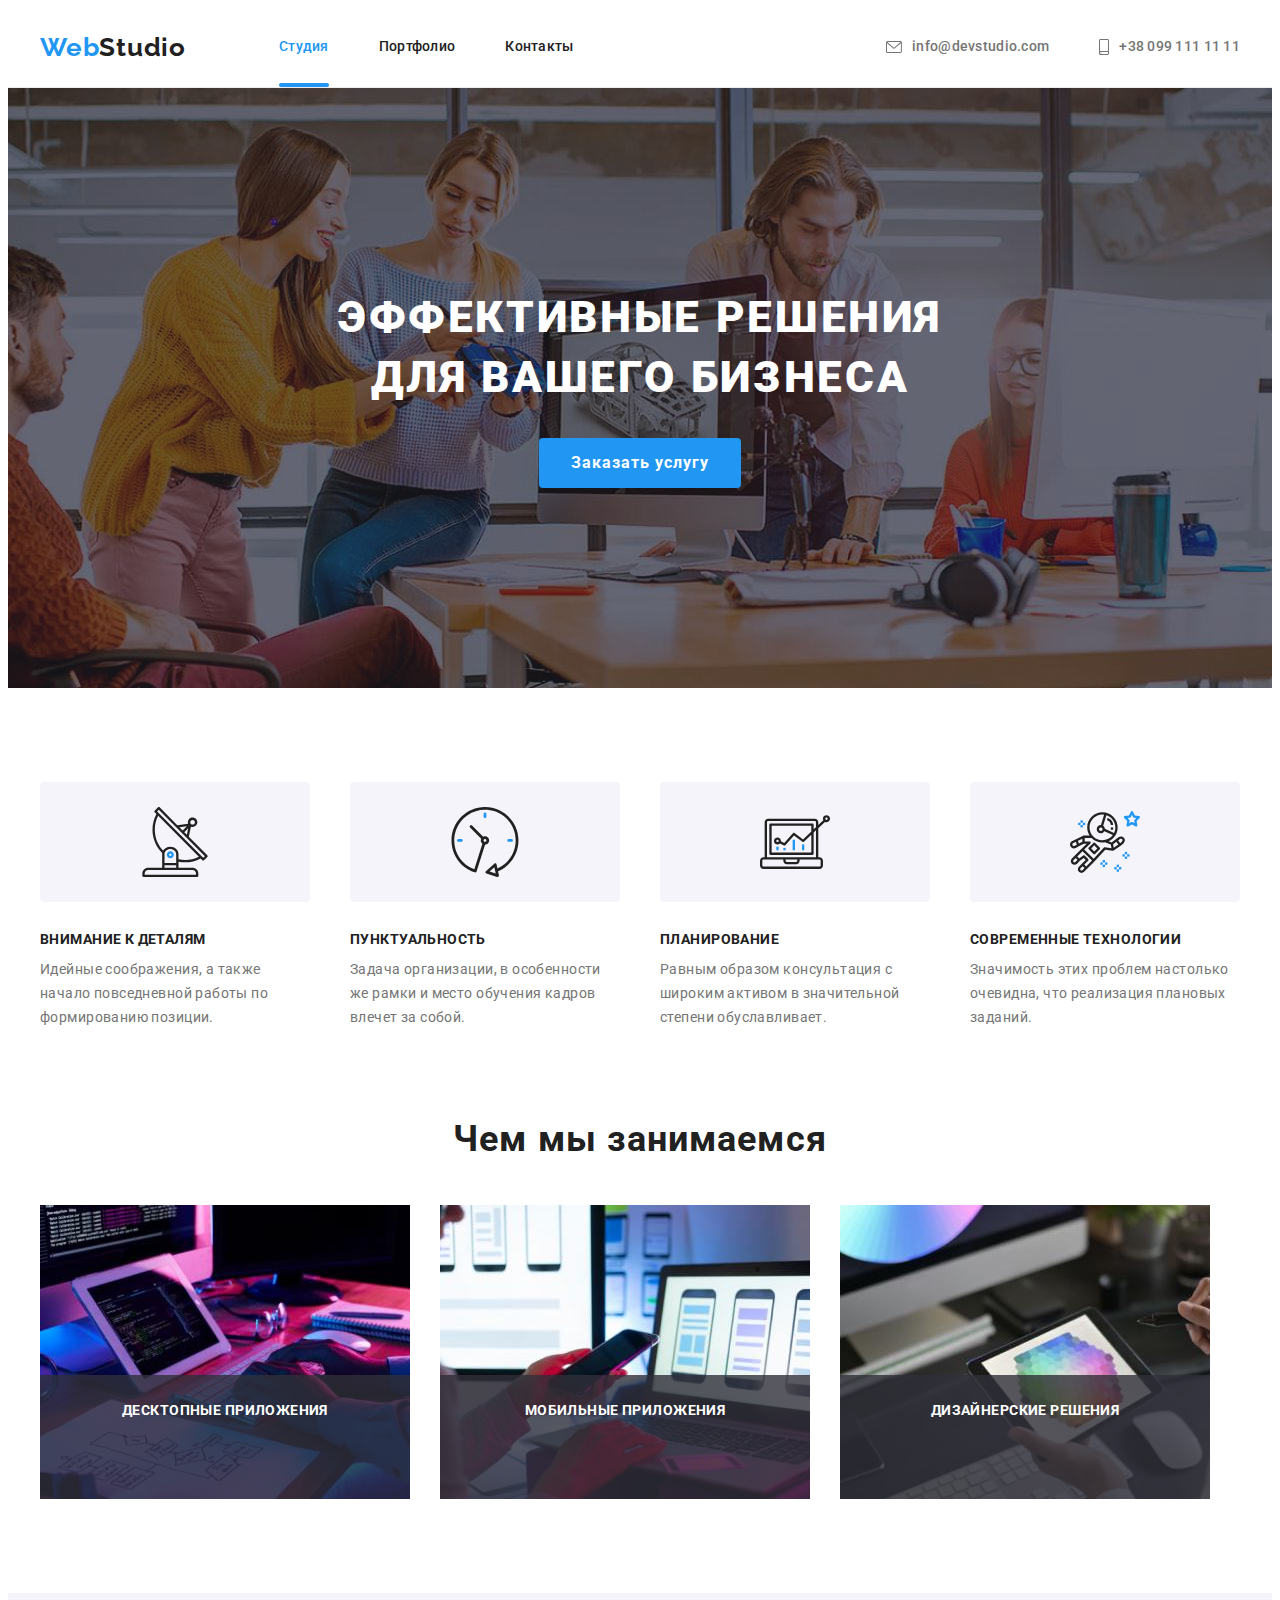
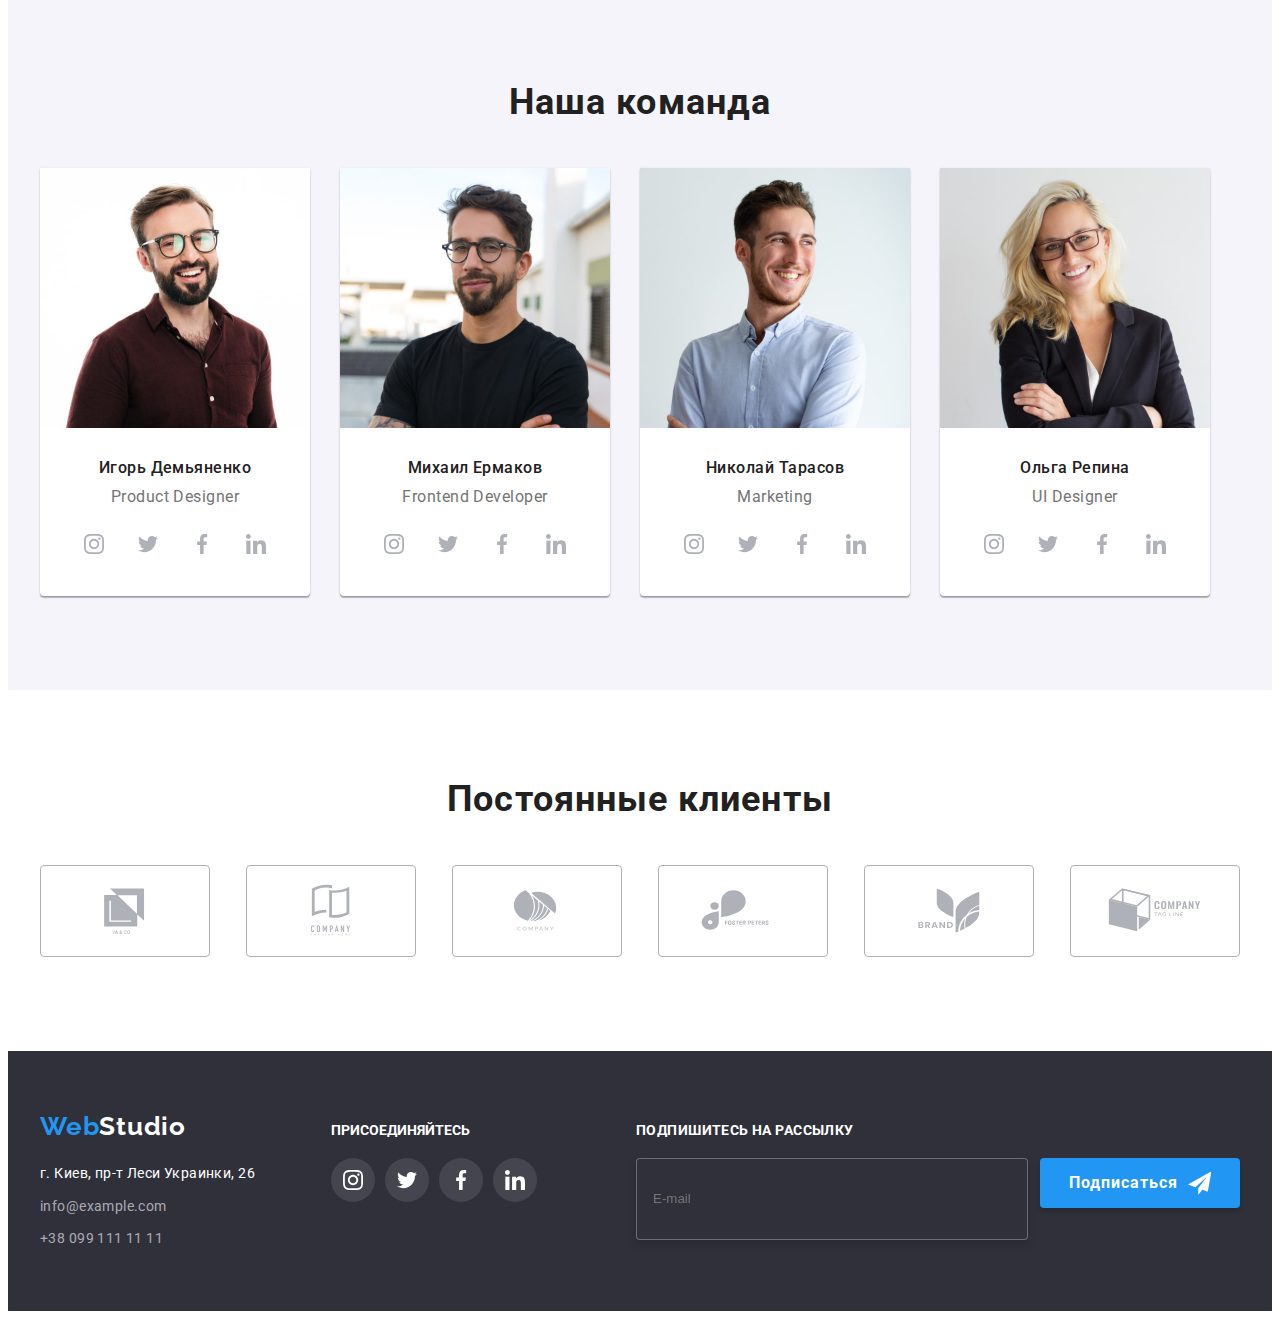
<file: index.html>
<!DOCTYPE html>
<html lang="en">

<head>
    <meta charset="UTF-8">
    <meta http-equiv="X-UA-Compatible" content="IE=edge">
    <meta name="viewport" content="width=device-width, initial-scale=1.0">
    <title>Web Studio</title>
    <link rel="stylesheet" href="https://cdnjs.cloudflare.com/ajax/libs/modern-normalize/0.2.0/modern-normalize.min.css"
        integrity="sha512-sqIVMkf5f8XGYI/UZYGs7wODxlUeoj9JknataPfUwtvrSKWMHrMXGZ7Evb6nabFYJQG15vFFyALe6r0nWCD1Ug=="
        crossorigin="anonymous" referrerpolicy="no-referrer" />
    <link rel="preconnect" href="https://fonts.gstatic.com">
    <link
        href="https://fonts.googleapis.com/css2?family=Raleway:wght@700&family=Roboto:wght@400;500;700;900&display=swap"
        rel="stylesheet">
    <link rel="stylesheet" href="./css/main.min.css" />

</head>

<body class="body">
    <header class="header">
        <div class="container header-container">
            <a class="logo" href="./index.html"><span class="logo__text">Web</span>Studio</a>
            <nav class="navigation">
                <ul class="menu">
                    <li class="menu__item">
                        <a class="menu__link current current-link" href="./index.html">Студия</a>
                    </li>
                    <li class="menu__item">
                        <a class="menu__link" href="./portfolio.html">Портфолио</a>
                    </li>
                    <li class="menu__item">
                        <a class="menu__link" href="#">Контакты</a>
                    </li>
                </ul>
            </nav>
            <ul class="contact">
                <li class="contact__item">
                    <a class="contact__link contact-link" href="#">info@devstudio.com
                        <svg class="contact__icon-envelope">
                            <use href="./images/svg/symbol-defs.svg#envelope"></use>
                        </svg>
                    </a>
                </li>
                <li class="contact__item">
                    <a class=" contact__link contact-link" href="#">+38 099 111 11 11
                        <svg class="contact__icon-smartphone">
                            <use href="./images/svg/symbol-defs.svg#smartphone"></use>
                        </svg>
                    </a>
                </li>
            </ul>
        </div>
    </header>
    <main>
        <section class="hero">
            <div class="container container-hero">
                <h1 class="hero__title">Эффективные решения <br /> для вашего бизнеса</h1>
                <button class="btn-hero" type="button" data-modal-open>Заказать услугу</button>
            </div>
        </section>
        <section class="section-content">
            <div class="content-icon-list">
                <ul class="content content-list">
                    <div class=" container container-list">
                        <li class="content-li">
                            <svg class="content-icon">
                                <use href="./images/svg/symbol-defs.svg#antenna"></use>
                            </svg>
                        </li>
                        <li class="content-li">
                            <svg class="content-icon">
                                <use href="./images/svg/symbol-defs.svg#clock"></use>
                            </svg>
                        </li>
                        <li class="content-li">
                            <svg class="content-icon">
                                <use href="./images/svg/symbol-defs.svg#diagram"></use>
                            </svg>
                        </li>
                        <li class="content-li">
                            <svg class="content-icon">
                                <use href="./images/svg/symbol-defs.svg#astronaut"></use>
                            </svg>
                        </li>
                    </div>
                </ul>
            </div>
            <ul class="content">
                <div class="container container-list">
                    <li class="item-content">
                        <h2 class="sabtitle-content">Внимание к деталям</h2>
                        <p class="text-content">Идейные соображения, а также начало повседневной работы по формированию
                            позиции.</p>
                    </li>
                    <li class="item-content">
                        <h2 class="sabtitle-content">Пунктуальность</h2>
                        <p class="text-content">Задача организации, в особенности же рамки и место обучения кадров
                            влечет за собой.</p>
                    </li>
                    <li class="item-content">
                        <h2 class="sabtitle-content">Планирование</h2>
                        <p class="text-content">Равным образом консультация с широким активом в значительной степени
                            обуславливает.</p>
                    </li>
                    <li class="item-content">
                        <h2 class="sabtitle-content">Современные технологии</h2>
                        <p class="text-content">Значимость этих проблем настолько очевидна, что реализация плановых
                            заданий.</p>
                    </li>
                </div>
            </ul>
        </section>
        <div class="background-color">
            <section class="content-img main-background-color">
                <div class="container flex-content-img">
                    <h2 class="title">Чем мы занимаемся</h2>
                    <ul class="list-img">
                        <li class="li-img">
                            <div class="wrapper-li-img">
                                <img src="./images/img1.jpg" alt="Работа за структурной схемой" width="370" />
                                <p class="title-img">Десктопные приложения</p>
                            </div>
                        </li>
                        <li class="li-img">
                            <div class="wrapper-li-img">
                                <img src="./images/img2.jpg" alt="Человек, работающий за leptop" width="370" />
                                <p class="title-img">Мобильные приложения</p>
                            </div>
                        </li>
                        <li class="li-img">
                            <div class="wrapper-li-img">
                                <img src="./images/img3.jpg" alt="Работа с цветовым градиентом" width="370" />
                                <p class="title-img">Дизайнерские решения</p>
                            </div>
                        </li>
                    </ul>
                </div>
            </section>
            <section class="team main-background-color">
                <div class="container">
                    <h2 class="title">Наша команда</h2>
                    <ul class="list-team">
                        <li class="li-team">
                            <img src="./images/ihor-d.jpg" alt="Фото сотрудника" width="270" />
                            <div class="avatar-team">
                                <h3 class="list-name">Игорь Демьяненко</h3>
                                <p class="list-vacancy">Product Designer</p>
                                <ul class="social-list">
                                    <li class="social-list-item">
                                        <a href="" class="social-list-link">
                                            <svg class="social-list-icon">
                                                <use href="./images/svg/symbol-defs.svg#instagram"></use>
                                            </svg>
                                        </a>
                                    </li>
                                    <li class="social-list-item">
                                        <a href="" class="social-list-link">
                                            <svg class="social-list-icon">
                                                <use href="./images/svg/symbol-defs.svg#twitter"></use>
                                            </svg>
                                        </a>
                                    </li>
                                    <li class="social-list-item">
                                        <a href="" class="social-list-link">
                                            <svg class="social-list-icon">
                                                <use href="./images/svg/symbol-defs.svg#facebook"></use>
                                            </svg>
                                        </a>
                                    </li>
                                    <li class="social-list-item">
                                        <a href="" class="social-list-link">
                                            <svg class="social-list-icon">
                                                <use href="./images/svg/symbol-defs.svg#linkedin"></use>
                                            </svg>
                                        </a>
                                    </li>
                                </ul>
                            </div>
                        </li>
                        <li class="li-team">
                            <img src="./images/mihail-e.jpg" alt="Фото сотрудника" width="270" />
                            <div class="avatar-team">
                                <h3 class="list-name">Михаил Ермаков</h3>
                                <p class="list-vacancy">Frontend Developer</p>
                                <ul class="social-list">
                                    <li class="social-list-item">
                                        <a href="" class="social-list-link">
                                            <svg class="social-list-icon">
                                                <use href="./images/svg/symbol-defs.svg#instagram"></use>
                                            </svg>
                                        </a>
                                    </li>
                                    <li class="social-list-item">
                                        <a href="" class="social-list-link">
                                            <svg class="social-list-icon">
                                                <use href="./images/svg/symbol-defs.svg#twitter"></use>
                                            </svg>
                                        </a>
                                    </li>
                                    <li class="social-list-item">
                                        <a href="" class="social-list-link">
                                            <svg class="social-list-icon">
                                                <use href="./images/svg/symbol-defs.svg#facebook"></use>
                                            </svg>
                                        </a>
                                    </li>
                                    <li class="social-list-item">
                                        <a href="" class="social-list-link">
                                            <svg class="social-list-icon">
                                                <use href="./images/svg/symbol-defs.svg#linkedin"></use>
                                            </svg>
                                        </a>
                                    </li>
                                </ul>
                            </div>
                        </li>
                        <li class="li-team">
                            <img src="./images/nikolay-t.jpg" alt="Фото сотрудника" width="270" />
                            <div class="avatar-team">
                                <h3 class="list-name">Николай Тарасов</h3>
                                <p class="list-vacancy">Marketing</p>
                                <ul class="social-list">
                                    <li class="social-list-item">
                                        <a href="" class="social-list-link">
                                            <svg class="social-list-icon">
                                                <use href="./images/svg/symbol-defs.svg#instagram"></use>
                                            </svg>
                                        </a>
                                    </li>
                                    <li class="social-list-item">
                                        <a href="" class="social-list-link">
                                            <svg class="social-list-icon">
                                                <use href="./images/svg/symbol-defs.svg#twitter"></use>
                                            </svg>
                                        </a>
                                    </li>
                                    <li class="social-list-item">
                                        <a href="" class="social-list-link">
                                            <svg class="social-list-icon">
                                                <use href="./images/svg/symbol-defs.svg#facebook"></use>
                                            </svg>
                                        </a>
                                    </li>
                                    <li class="social-list-item">
                                        <a href="" class="social-list-link">
                                            <svg class="social-list-icon">
                                                <use href="./images/svg/symbol-defs.svg#linkedin"></use>
                                            </svg>
                                        </a>
                                    </li>
                                </ul>
                            </div>
                        </li>
                        <li class="li-team">
                            <img src="./images/olha-r.jpg" alt="Фото сотрудника" width="270" />
                            <div class="avatar-team">
                                <h3 class="list-name">Ольга Репина</h3>
                                <p class="list-vacancy">UI Designer</p>
                                <ul class="social-list">
                                    <li class="social-list-item">
                                        <a href="" class="social-list-link">
                                            <svg class="social-list-icon">
                                                <use href="./images/svg/symbol-defs.svg#instagram"></use>
                                            </svg>
                                        </a>
                                    </li>
                                    <li class="social-list-item">
                                        <a href="" class="social-list-link">
                                            <svg class="social-list-icon">
                                                <use href="./images/svg/symbol-defs.svg#twitter"></use>
                                            </svg>
                                        </a>
                                    </li>
                                    <li class="social-list-item">
                                        <a href="" class="social-list-link">
                                            <svg class="social-list-icon">
                                                <use href="./images/svg/symbol-defs.svg#facebook"></use>
                                            </svg>
                                        </a>
                                    </li>
                                    <li class="social-list-item">
                                        <a href="" class="social-list-link">
                                            <svg class="social-list-icon">
                                                <use href="./images/svg/symbol-defs.svg#linkedin"></use>
                                            </svg>
                                        </a>
                                    </li>
                                </ul>
                            </div>
                        </li>
                    </ul>
                </div>
            </section>
        </div>
        <section class="constant-clients">
            <h2 class="title">Постоянные клиенты</h2>
            <ul class="constant-company">
                <div class="container constant-list">
                    <li class="constant-li">
                        <div class="company-icon">
                            <a class="constant-logo-link" href="">
                                <svg class="constant-logo">
                                    <use class="constant-logo-icon" href="./images/svg/symbol-defs.svg#logo"></use>
                                </svg>
                            </a>
                        </div>
                    </li>
                    <li class="constant-li">
                        <div class="company-icon">
                            <a class="constant-logo-link" href="">
                                <svg class="constant-logo">
                                    <use class="constant-logo-icon" href="./images/svg/symbol-defs.svg#logo-1"></use>
                                </svg>
                            </a>
                        </div>
                    </li>
                    <li class="constant-li">
                        <div class="company-icon">
                            <a class="constant-logo-link" href="">
                                <svg class="constant-logo">
                                    <use class="constant-logo-icon" href="./images/svg/symbol-defs.svg#logo-2"></use>
                                </svg>
                            </a>
                        </div>
                    </li>
                    <li class="constant-li">
                        <div class="company-icon">
                            <a class="constant-logo-link" href="">
                                <svg class="constant-logo">
                                    <use class="constant-logo-icon" href="./images/svg/symbol-defs.svg#logo-3"></use>
                                </svg>
                            </a>
                        </div>
                    </li>
                    <li class="constant-li">
                        <div class="company-icon">
                            <a class="constant-logo-link" href="">
                                <svg class="constant-logo">
                                    <use class="constant-logo-icon" href="./images/svg/symbol-defs.svg#logo-4"></use>
                                </svg>
                            </a>
                        </div>
                    </li>
                    <li class="constant-li">
                        <div class="company-icon">
                            <a class="constant-logo-link" href="">
                                <svg class="constant-logo">
                                    <use class="constant-logo-icon" href="./images/svg/symbol-defs.svg#logo-5"></use>
                                </svg>
                            </a>
                        </div>
                    </li>
                </div>
            </ul>
        </section>
    </main>
    <footer class="footer">
        <div class="container-footer-flex">
            <div class="container container-footer-contact">
                <div class="container-footer-adress">
                    <a class="logo logo-footer" href="#"><span class="logo-text">Web</span><span
                            class="logo-text-footer">Studio</span></a>
                    <address class="adress">
                        <p class="text-adress">г. Киев, пр-т Леси Украинки, 26</p>
                        <div class="footer-contact">
                            <a class="mail-adress-link" href="#">info@example.com</a>
                            <a class="tel-adress-link" href="#">+38 099 111 11 11</a>
                        </div>
                </div>
                </address>
                <div class="container-social-list-flex">
                    <h3 class="footer-social-sabtitle">присоединяйтесь</h3>
                    <ul class="footer-social-list">
                        <div class="social-list-flex">
                            <li class="footer-social-li">
                                <a href="" class="footer-social-link">
                                    <svg class="footer-social-icon">
                                        <use class="footer-social-icon-use"
                                            href="./images/svg/symbol-defs.svg#instagram">
                                        </use>
                                    </svg>
                                </a>
                            </li>
                            <li class="footer-social-li">
                                <a href="" class="footer-social-link">
                                    <svg class="footer-social-icon">
                                        <use class="footer-social-icon-use" href="./images/svg/symbol-defs.svg#twitter">
                                        </use>
                                    </svg>
                                </a>
                            </li>
                            <li class="footer-social-li">
                                <a href="" class="footer-social-link">
                                    <svg class="footer-social-icon">
                                        <use class="footer-social-icon-use"
                                            href="./images/svg/symbol-defs.svg#facebook">
                                        </use>
                                    </svg>
                                </a>
                            </li>
                            <li class="footer-social-li">
                                <a href="" class="footer-social-link">
                                    <svg class="footer-social-icon">
                                        <use class="footer-social-icon-use"
                                            href="./images/svg/symbol-defs.svg#linkedin">
                                        </use>
                                    </svg>
                                </a>
                            </li>
                        </div>
                    </ul>
                </div>
                <div class="footer-form">
                    <p class="footer-form-title">Подпишитесь на рассылку</p>
                    <form class="footer-form-wrapper">
                        <input type="email" name="email" class="footer-form-email" placeholder="E-mail" />
                        <button type="submit" class="footer-form-btn">
                            <div class="btn-flex-wrapper">
                                <span class="btn-text-footer">Подписаться</span>
                                <svg class="footer-form-icon">
                                    <use href="./images/svg/symbol-defs.svg#icon-send-telegram">
                                    </use>
                                </svg>
                            </div>
                        </button>
                    </form>
                </div>
            </div>
        </div>
    </footer>

    <div class="backdrop is-hidden" data-modal>
        <div class="modal">
            <button type="button" class="close-btn" data-modal-close>
                <svg class="svg-btn">
                    <use class="close-icon" href="./images/svg/symbol-defs.svg#close">
                    </use>
                </svg>
            </button>
            <form class="modal-form">
                <p class="modal-form-head">Оставьте свои данные, мы вам перезвоним</p>
                <label class="modal-form-field">
                    <p class="modal-text">Имя</p>
                    <span class="modal-form-input-wrapper">
                        <input type="text" class="modal-form-input" name="user-name" minlength="2"
                            pattern="[a-zA-Z а-яёА-яЁ]+" title="Имя должно содержать символы латиницы или кирилицы"
                            required>
                        <svg class="modal-form-icon-user">
                            <use class="modal-icon" href="./images/svg/symbol-defs.svg#person-black-18dp-1">
                            </use>
                        </svg>
                    </span>
                </label>
                <label class="modal-form-field">
                    <p class="modal-text">Телефон</p>
                    <span class="modal-form-input-wrapper">
                        <input type="tel" class="modal-form-input" name="user-tel"
                            pattern="[0-9]{3}-[0-9]{3}-[0-9]{2}-[0-9]{2}" title="050-000-00-00" required>
                        <svg class="modal-form-icon-tel">
                            <use class="modal-icon" href="./images/svg/symbol-defs.svg#phone-black-18dp-1">
                            </use>
                        </svg>
                    </span>
                </label>
                <label class="modal-form-field">
                    <p class="modal-text">Почта</p>
                    <span class="modal-form-input-wrapper">
                        <input type="email" class="modal-form-input" name="user-email" required>
                        <svg class="modal-form-icon-email">
                            <use class="modal-icon" href="./images/svg/symbol-defs.svg#email-black-18dp-1">
                            </use>
                        </svg>
                    </span>
                </label>
                <label class="modal-form-field">
                    <p class="modal-text">Комментарий</p>
                    <textarea name="user-message" id="" class="modal-form-message"
                        placeholder="Ваше сообщение"></textarea>
                </label>
                <input type="checkbox" class="modal-form-checkbox visually-hidden" id="accept-policy">
                <label for="accept-policy" class="modal-form-checkbox-lable">Соглашаюсь с рассылкой и принимаю&nbsp; <a
                        href="#" class="modal-form-lable-link">Условия договора</a>
                </label>
                <button type="submit" class="modal-form-btn"><span class="btn-text"> Отправить</span></button>




            </form>
        </div>
    </div>
    <script src="./js/modal.js"></script>
</body>

</html>
</file>
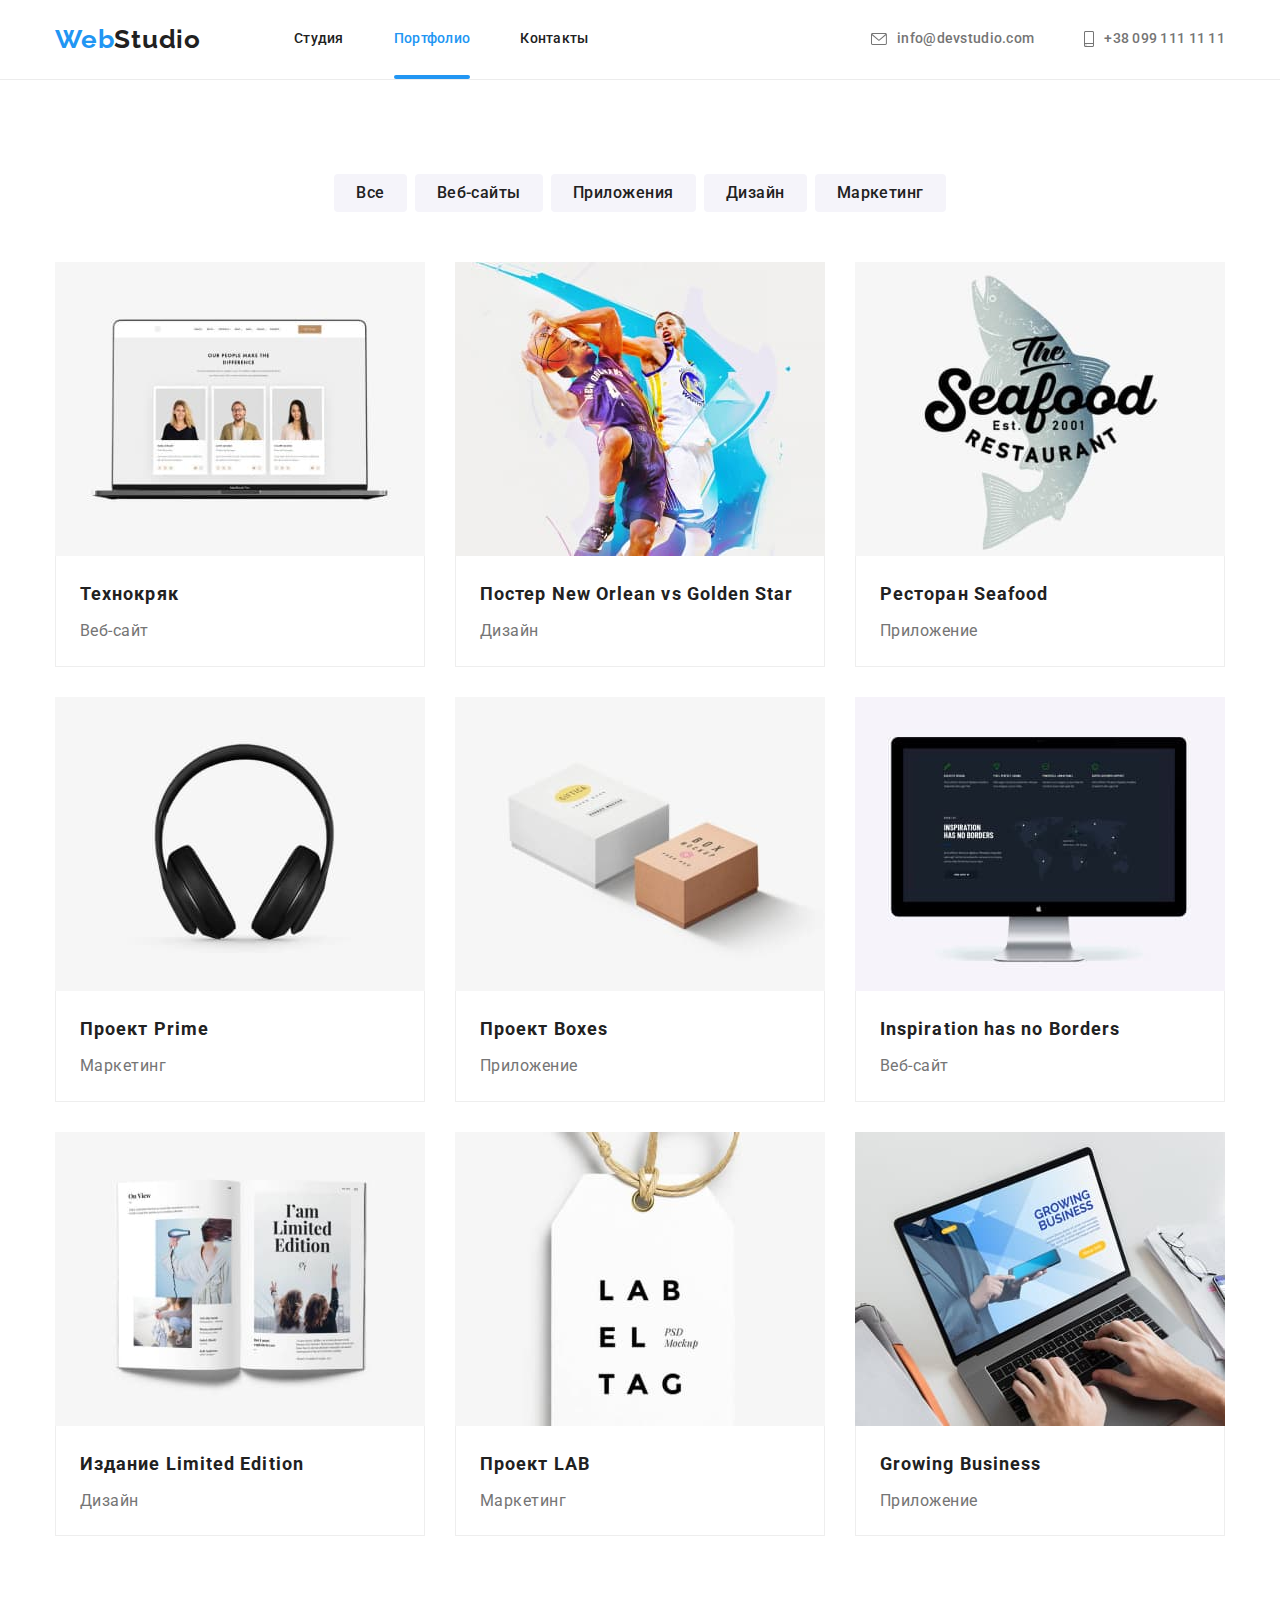
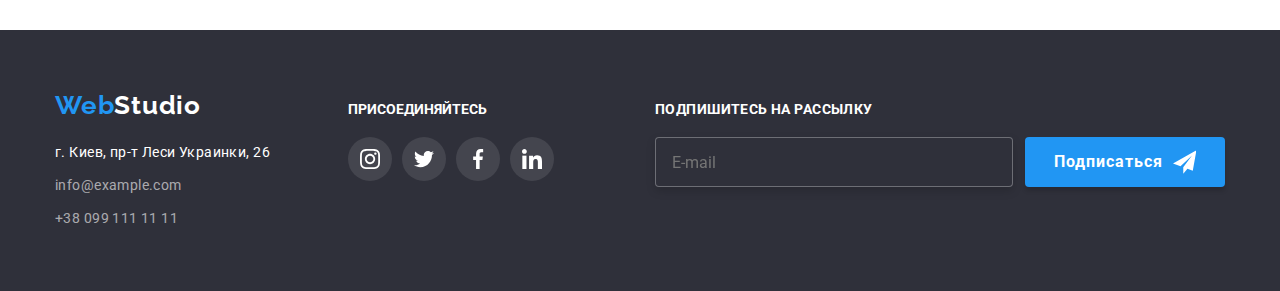
<file: portfolio.html>
<!DOCTYPE html>
<html lang="en">

<head>
    <meta charset="UTF-8">
    <meta http-equiv="X-UA-Compatible" content="IE=edge">
    <meta name="viewport" content="width=device-width, initial-scale=1.0">
    <title>Портфолио</title>
    <link rel="stylesheet" href="https://cdnjs.cloudflare.com/ajax/libs/modern-normalize/0.2.0/modern-normalize.min.css"
        integrity="sha512-sqIVMkf5f8XGYI/UZYGs7wODxlUeoj9JknataPfUwtvrSKWMHrMXGZ7Evb6nabFYJQG15vFFyALe6r0nWCD1Ug=="
        crossorigin="anonymous" referrerpolicy="no-referrer" />
    <link rel="stylesheet"
        href="https://cdnjs.cloudflare.com/ajax/libs/modern-normalize/1.1.0/modern-normalize.min.css" />
    <link rel="preconnect" href="https://fonts.gstatic.com">
    <link
        href="https://fonts.googleapis.com/css2?family=Raleway:wght@700&family=Roboto:wght@400;500;700;900&display=swap"
        rel="stylesheet">
    <link rel="stylesheet" href="./css/main.min.css" />

</head>

<body class="body">
    <header class="header">
        <div class="container header-container">
            <a class="logo" href="./index.html"><span class="logo__text">Web</span>Studio</a>
            <nav class="navigation">
                <ul class="menu">
                    <li class="menu__item">
                        <a class="menu__link" href="./index.html">Студия</a>
                    </li>
                    <li class="menu__item">
                        <a class="menu__link current current-link" href="./portfolio.html">Портфолио</a>
                    </li>
                    <li class="menu__item">
                        <a class="menu__link" href="#">Контакты</a>
                    </li>
                </ul>
            </nav>
            <ul class="contact">
                <li class="contact__item">
                    <a class="contact__link contact-link" href="#">info@devstudio.com
                        <svg class="contact__icon-envelope">
                            <use href="./images/svg/symbol-defs.svg#envelope"></use>
                        </svg>
                    </a>
                </li>
                <li class="contact__item">
                    <a class=" contact__link contact-link" href="#">+38 099 111 11 11
                        <svg class="contact__icon-smartphone">
                            <use href="./images/svg/symbol-defs.svg#smartphone"></use>
                        </svg>
                    </a>
                </li>
            </ul>
        </div>
    </header>
    <main>
        <main>
            <section class="portfolio-section">
                <div class="container">
                    <ul class="nav-list">
                        <li class="nav-li">
                            <button class="nav-btn" type="button">Все</button>
                        </li>
                        <li class="nav-li">
                            <button class="nav-btn" type="button">Веб-сайты</button>
                        </li>
                        <li class="nav-li">
                            <button class="nav-btn" type="button">Приложения</button>
                        </li>
                        <li class="nav-li">
                            <button class="nav-btn" type="button">Дизайн</button>
                        </li>
                        <li class="nav-li">
                            <button class="nav-btn" type="button">Маркетинг</button>
                        </li>
                    </ul>
                </div>
                <div class="container portfolio-container">
                    <ul class="portfolio portfolio-flex">
                        <li class="portfolio-li">
                            <a class="portfolio-link portfolio-link-overlay" href="#">
                                <div class="portfolio-link-wrapper">
                                    <img src="./images/portfolio/img1.jpg" alt="Ноутбук" width="370" height="294" />
                                    <p class="overlay">
                                        Технокряк это современная площадка распространения коронавируса. Компании
                                        используют
                                        эту
                                        платформу для цифрового
                                        шпионажа и атак на защищённые сервера конкурентов.
                                    </p>
                                </div>
                                <div class="border-portfolio-li">
                                    <h2 class="portfolio-title">Технокряк</h2>
                                    <p class="portfolio-text">Веб-сайт</p>
                                </div>
                            </a>
                        </li>
                        <li class="portfolio-li">
                            <a class="portfolio-link portfolio-link-overlay" href="#">
                                <div class="portfolio-link-wrapper">
                                    <img src="./images/portfolio/img2.jpg" alt="Бескетбольный матч" width="370"
                                        height="294" />
                                    <p class="overlay">
                                        Технокряк это современная площадка распространения коронавируса. Компании
                                        используют
                                        эту
                                        платформу для цифрового
                                        шпионажа и атак на защищённые сервера конкурентов.
                                    </p>
                                </div>
                                <div class="border-portfolio-li">
                                    <h2 class="portfolio-title">Постер New Orlean vs Golden Star</h2>
                                    <p class="portfolio-text">Дизайн</p>
                                </div>
                            </a>
                        </li>
                        <li class="portfolio-li">
                            <a class="portfolio-link portfolio-link-overlay" href="#">
                                <div class="portfolio-link-wrapper">
                                    <img src="./images/portfolio/img3.jpg" alt="Логотип ресторана" width="370"
                                        height="294" />
                                    <p class="overlay">
                                        Технокряк это современная площадка распространения коронавируса. Компании
                                        используют
                                        эту
                                        платформу для цифрового
                                        шпионажа и атак на защищённые сервера конкурентов.
                                    </p>
                                </div>
                                <div class="border-portfolio-li">
                                    <h2 class="portfolio-title">Ресторан Seafood</h2>
                                    <p class="portfolio-text">Приложение</p>
                                </div>
                            </a>
                        </li>
                        <li class="portfolio-li">
                            <a class="portfolio-link portfolio-link-overlay" href="#">
                                <div class="portfolio-link-wrapper">
                                    <img src="./images/portfolio/img4.jpg" alt="Наушники" width="370" height="294" />
                                    <p class="overlay">
                                        Технокряк это современная площадка распространения коронавируса. Компании
                                        используют
                                        эту
                                        платформу для цифрового
                                        шпионажа и атак на защищённые сервера конкурентов.
                                    </p>
                                </div>
                                <div class="border-portfolio-li">
                                    <h2 class="portfolio-title">Проект Prime</h2>
                                    <p class="portfolio-text">Маркетинг</p>
                                </div>
                            </a>
                        </li>
                        <li class="portfolio-li">
                            <a class="portfolio-link portfolio-link-overlay" href="#">
                                <div class="portfolio-link-wrapper">
                                    <img src="./images/portfolio/img5.jpg" alt="Коробки" width="370" height="294" />
                                    <p class="overlay">
                                        Технокряк это современная площадка распространения коронавируса. Компании
                                        используют
                                        эту
                                        платформу для цифрового
                                        шпионажа и атак на защищённые сервера конкурентов.
                                    </p>
                                </div>
                                <div class="border-portfolio-li">
                                    <h2 class="portfolio-title">Проект Boxes</h2>
                                    <p class="portfolio-text">Приложение</p>
                                </div>
                            </a>
                        </li>
                        <li class="portfolio-li">
                            <a class="portfolio-link portfolio-link-overlay" href="#">
                                <div class="portfolio-link-wrapper">
                                    <img src="./images/portfolio/img6.jpg" alt="Монитор эпл" width="370" height="294" />
                                    <p class="overlay">
                                        Технокряк это современная площадка распространения коронавируса. Компании
                                        используют
                                        эту
                                        платформу для цифрового
                                        шпионажа и атак на защищённые сервера конкурентов.
                                    </p>
                                </div>
                                <div class="border-portfolio-li">
                                    <h2 class="portfolio-title">Inspiration has no Borders</h2>
                                    <p class="portfolio-text">Веб-сайт</p>
                                </div>
                            </a>
                        </li>
                        <li class="portfolio-li">
                            <a class="portfolio-link portfolio-link-overlay" href="#">
                                <div class="portfolio-link-wrapper">
                                    <img src="./images/portfolio/img7.jpg" alt="Книга" width="370" height="294" />
                                    <p class="overlay">
                                        Технокряк это современная площадка распространения коронавируса. Компании
                                        используют
                                        эту
                                        платформу для цифрового
                                        шпионажа и атак на защищённые сервера конкурентов.
                                    </p>
                                </div>
                                <div class="border-portfolio-li">
                                    <h2 class="portfolio-title">Издание Limited Edition</h2>
                                    <p class="portfolio-text">Дизайн</p>
                                </div>
                            </a>
                        </li>
                        <li class="portfolio-li">
                            <a class="portfolio-link portfolio-link-overlay" href="#">
                                <div class="portfolio-link-wrapper">
                                    <img src="./images/portfolio/img8.jpg" alt="Бирка" width="370" height="294" />
                                    <p class="overlay">
                                        Технокряк это современная площадка распространения коронавируса. Компании
                                        используют
                                        эту
                                        платформу для цифрового
                                        шпионажа и атак на защищённые сервера конкурентов.
                                    </p>
                                </div>
                                <div class="border-portfolio-li">
                                    <h2 class="portfolio-title">Проект LAB</h2>
                                    <p class="portfolio-text">Маркетинг</p>
                                </div>
                            </a>
                        </li>
                        <li class="portfolio-li">

                            <a class="portfolio-link portfolio-link-overlay" href="#">
                                <div class="portfolio-link-wrapper">
                                    <img src="./images/portfolio/img9.jpg" alt="Работа за ноутбуком" width="370"
                                        height="294" />
                                    <p class="overlay">
                                        Технокряк это современная площадка распространения коронавируса. Компании
                                        используют
                                        эту
                                        платформу для цифрового
                                        шпионажа и атак на защищённые сервера конкурентов.
                                    </p>
                                </div>

                                <div class="border-portfolio-li">
                                    <h2 class="portfolio-title">Growing Business</h2>
                                    <p class="portfolio-text">Приложение</p>
                                </div>
                            </a>
                        </li>
                    </ul>
                </div>
            </section>
        </main>
        <footer class="footer">
            <div class="container-footer-flex">
                <div class="container container-footer-contact">
                    <div class="container-footer-adress">
                        <a class="logo logo-footer" href="#"><span class="logo-text">Web</span><span
                                class="logo-text-footer">Studio</span></a>
                        <address class="adress">
                            <p class="text-adress">г. Киев, пр-т Леси Украинки, 26</p>
                            <div class="footer-contact">
                                <a class="mail-adress-link" href="#">info@example.com</a>
                                <a class="tel-adress-link" href="#">+38 099 111 11 11</a>
                            </div>
                    </div>
                    </address>
                    <div class="container-social-list-flex">
                        <h3 class="footer-social-sabtitle">присоединяйтесь</h3>
                        <ul class="footer-social-list">
                            <div class="social-list-flex">
                                <li class="footer-social-li">
                                    <a href="" class="footer-social-link">
                                        <svg class="footer-social-icon">
                                            <use class="footer-social-icon-use"
                                                href="./images/svg/symbol-defs.svg#instagram">
                                            </use>
                                        </svg>
                                    </a>
                                </li>
                                <li class="footer-social-li">
                                    <a href="" class="footer-social-link">
                                        <svg class="footer-social-icon">
                                            <use class="footer-social-icon-use"
                                                href="./images/svg/symbol-defs.svg#twitter">
                                            </use>
                                        </svg>
                                    </a>
                                </li>
                                <li class="footer-social-li">
                                    <a href="" class="footer-social-link">
                                        <svg class="footer-social-icon">
                                            <use class="footer-social-icon-use"
                                                href="./images/svg/symbol-defs.svg#facebook">
                                            </use>
                                        </svg>
                                    </a>
                                </li>
                                <li class="footer-social-li">
                                    <a href="" class="footer-social-link">
                                        <svg class="footer-social-icon">
                                            <use class="footer-social-icon-use"
                                                href="./images/svg/symbol-defs.svg#linkedin">
                                            </use>
                                        </svg>
                                    </a>
                                </li>
                            </div>
                        </ul>
                    </div>
                    <div class="footer-form">
                        <p class="footer-form-title">Подпишитесь на рассылку</p>
                        <form class="footer-form-wrapper">
                            <input type="email" name="email" class="footer-form-email" placeholder="E-mail" />
                            <button type="submit" class="footer-form-btn">
                                <div class="btn-flex-wrapper">
                                    <span class="btn-text-footer">Подписаться</span>
                                    <svg class="footer-form-icon">
                                        <use href="./images/svg/symbol-defs.svg#icon-send-telegram">
                                        </use>
                                    </svg>
                                </div>
                            </button>
                        </form>
                    </div>
                </div>
            </div>
        </footer>
</body>

</html>
</file>
<file: css/main.min.css>
:root{--hover-focus-color: #2196f3;--main-font: 'Roboto', sans-serif;--main-title-color: #212121;--main-text-color: #757575;--hover-focus-text-color: #ffffff;--main-backgroung-color: #f5f4fa}.visually-hidden{position:absolute !important;clip:rect(1px 1px 1px 1px);clip:rect(1px, 1px, 1px, 1px);padding:0 !important;border:0 !important;height:1px !important;width:1px !important;overflow:hidden}.title{padding:0;margin-bottom:50px;margin-top:0;font-weight:700;font-size:36px;line-height:0.86;text-align:center;letter-spacing:0.03em;color:var(--main-title-color)}.body{font-family:var(--main-font)}img{display:block}.container{width:1200px;margin-left:auto;margin-right:auto;padding:0 15px}.btn-hero{font-family:var(--main-font);font-weight:700;font-size:16px;line-height:1.87;align-items:center;text-align:center;letter-spacing:0.06em;color:#ffffff;background-color:var(--hover-focus-color);cursor:pointer;padding:10px 32px;border-radius:4px;border:none}.social-list{padding:0;display:flex;justify-content:space-between;list-style:none}.social-list-icon{width:20px;height:20px;fill:currentColor}.social-list-link{display:flex;align-items:center;justify-content:center;width:44px;height:44px;border-radius:50%;color:#afb1b8;transition-property:color, background-color;transition-duration:250ms;transition-timing-function:cubic-bezier(0.4, 0, 0.2, 1)}.social-list-item .social-list-link:hover,.social-list-item .social-list-link:focus{color:var(--hover-focus-text-color);background-color:var(--hover-focus-color)}.backdrop{position:fixed;top:0;left:0;width:100vw;height:100vh;background-color:rgba(0,0,0,0.2);transition:opacity 250ms linear, visibility 250ms linear}.is-hidden{opacity:0;visibility:hidden;pointer-events:none}.modal{position:absolute;left:50%;top:50%;width:528px;padding:40px;background-color:#FFFFFF;box-shadow:0px 1px 3px rgba(0,0,0,0.12),0px 1px 1px rgba(0,0,0,0.14),0px 2px 1px rgba(0,0,0,0.2);border-radius:4px;transform:translate(-50%, -50%)}.close-btn{width:30px;height:30px;top:8px;right:8px;position:absolute;border-radius:50%;border:1px solid rgba(0,0,0,0.1);cursor:pointer;background-color:#ffffff}.close-btn:focus,.close-btn:hover{fill:var(--hover-focus-color)}.svg-btn{width:11px;height:11px;background-color:#ffffff}.modal-form-head{margin-top:0;margin-bottom:30px;font-family:Roboto;font-weight:700;font-size:20px;line-height:23px;text-align:center;letter-spacing:0.03em;color:var(--main-title-color)}.modal-form{display:flex;flex-direction:column}.modal-text{margin-top:0;margin-bottom:4px}.modal-form-field{margin-bottom:10px;font-family:Roboto;font-style:normal;font-weight:400;font-size:12px;line-height:14px;letter-spacing:0.01em;color:var(--main-text-color)}.modal-form-input-wrapper{display:block;position:relative}.modal-form-input{padding-left:42px;width:100%;height:40px;border:1px solid rgba(33,33,33,0.2);border-radius:4px;transition:border-color 250ms cubic-bezier(0.4, 0, 0.2, 1)}.modal-form-input:focus{outline:none;border-color:var(--hover-focus-color)}.modal-form-icon-user{position:absolute;top:50%;transform:translateY(-50%);left:15px;width:18px;height:18px;transition:fill 250ms cubic-bezier(0.4, 0, 0.2, 1)}.modal-form-input:focus+.modal-form-icon-user{fill:var(--hover-focus-color)}.modal-form-icon-tel{position:absolute;top:50%;transform:translateY(-50%);left:15px;width:18px;height:18px;transition:fill 250ms cubic-bezier(0.4, 0, 0.2, 1)}.modal-form-input:focus+.modal-form-icon-tel{fill:var(--hover-focus-color)}.modal-form-icon-email{position:absolute;top:50%;transform:translateY(-50%);left:15px;width:18px;height:18px;transition:fill 250ms cubic-bezier(0.4, 0, 0.2, 1)}.modal-form-input:focus+.modal-form-icon-email{fill:var(--hover-focus-color)}.modal-form-message{padding:12px 16px;width:100%;height:120px;border:1px solid rgba(33,33,33,0.2);box-sizing:border-box;border-radius:4px;resize:none;transition:border-color 250ms cubic-bezier(0.4, 0, 0.2, 1)}.modal-form-message:focus{outline:none;border-color:var(--hover-focus-color)}.modal-form-message::placeholder{font-family:Roboto;font-weight:400;font-size:14px;line-height:16px;letter-spacing:0.01em;color:rgba(117,117,117,0.5)}.modal-form-lable-link{color:var(--hover-focus-color)}.modal-form-checkbox-lable{display:flex;align-items:center;margin-top:10px;margin-bottom:30px;font-family:Roboto;font-weight:400;font-size:14px;line-height:24px;letter-spacing:0.03em;color:var(--main-text-color)}.modal-form-checkbox:checked+.modal-form-checkbox-lable::before{content:"";width:16px;height:15px;background-image:url(../images/svg/svg-form/icon-check.svg);transition:background-image 250ms cubic-bezier(0.4, 0, 0.2, 1)}.modal-form-checkbox-lable::before{display:block;margin-right:10px;content:"";width:16px;height:15px;background-image:url(../images/svg/svg-form/checkbox.svg);cursor:pointer}.modal-form-btn{display:inline-block;width:200px;height:50px;padding:10px 56px;border:none;margin:0 auto;background-color:#2196F3;box-shadow:0px 4px 4px rgba(0,0,0,0.15);border-radius:4px;cursor:pointer;transition:background-color 250ms cubic-bezier(0.4, 0, 0.2, 1)}.modal-form-btn:focus{outline:none;background-color:#188CE8}.btn-text{font-family:Roboto;font-weight:700;font-size:16px;line-height:30px;letter-spacing:0.06em;color:var(--hover-focus-text-color)}.header{border-bottom:1px solid #ececec}.header-container{position:relative;padding-top:24px;padding-bottom:24px;display:flex;align-items:center;text-align:center}.logo{text-decoration:none;display:block;margin-right:93px;font-family:'Raleway', sans-serif;font-weight:700;font-size:26px;line-height:1.19;letter-spacing:0.03em;color:#212121}.menu{margin-top:0;margin-bottom:0;display:flex;padding:0;list-style:none}.menu__item .menu__link{display:block}.menu__item:not(:last-child){margin-right:50px}.menu__link{text-decoration:none}.contact{margin-top:0;margin-bottom:0;display:flex;margin-left:auto;padding:0;list-style:none}.contact__icon-envelope{width:16px;height:12px;margin-right:10px;fill:currentColor}.contact__icon-smartphone{width:10px;height:16px;margin-right:10px;fill:currentColor}.contact__item:not(:last-child){margin-right:50px}.contact-link{text-decoration:none}.logo__text{font-family:'Raleway', sans-serif;font-weight:700;font-size:26px;line-height:1.19;letter-spacing:0.03em;color:#2196f3}.menu__link{font-family:var(--main-font);font-weight:500;font-size:14px;line-height:1.14;letter-spacing:0.02em;color:#212121;transition-property:color;transition-duration:250ms;transition-timing-function:cubic-bezier(0.4, 0, 0.2, 1)}.menu__link:hover,.menu__link:focus{color:var(--hover-focus-color)}.contact__link{display:flex;flex-direction:row-reverse;align-items:center;font-family:var(--main-font);font-weight:500;font-size:14px;line-height:1.14;letter-spacing:0.02em;color:var(--main-text-color);transition-property:color;transition-duration:250ms;transition-timing-function:cubic-bezier(0.4, 0, 0.2, 1)}.contact__link:hover,.contact__link:focus{color:var(--hover-focus-color)}.current{color:var(--hover-focus-color);position:relative}.current::after{content:'';position:absolute;width:100%;height:4px;bottom:-32px;display:block;border-radius:2px;background-color:currentColor}.container-hero{padding-top:200px;padding-bottom:280px}.hero{text-align:center;background-color:#2f303a}.hero{background-image:linear-gradient(to right, rgba(47,48,58,0.4), rgba(47,48,58,0.4)),url(../images/img-hero.jpg);max-width:1600px;max-height:600px;margin-left:auto;margin-right:auto;background-position:center;background-repeat:no-repeat;background-size:cover}.hero__title{margin-top:0;margin-bottom:30px;font-weight:900;font-size:44px;line-height:1.36;text-align:center;letter-spacing:0.06em;text-transform:uppercase;color:#ffffff}.content{justify-content:space-between;margin-left:auto;margin-right:auto}.content-list{list-style:none;padding:0;margin:0}.content-icon-list{margin-bottom:30px}.content-li{display:flex;align-items:center;justify-content:center;width:270px;height:120px;background-color:var(--main-backgroung-color);border-radius:4px}.content-icon{width:70px;height:70px}.section-content{padding-top:94px;padding-bottom:0}.content-img{padding:94px 0}.content{padding:0;margin:0;list-style:none}.container-list{display:flex;flex-wrap:nowrap;justify-content:space-between}.item-content{width:270px;margin-right:30px}.item-content:nth-child(4n){margin-right:0}.sabtitle-content{margin-top:0;margin-bottom:10px;font-weight:700;font-size:14px;line-height:1.14;letter-spacing:0.03em;text-transform:uppercase;color:var(--main-title-color)}.text-content{margin:0;font-weight:400;font-size:14px;line-height:1.71;letter-spacing:0.03em;color:var(--main-text-color)}.wrapper-li-img{position:relative}.title-img{position:absolute;width:100%;min-height:70px;bottom:0;left:0;margin:0;padding-top:27px;padding-bottom:27px;font-family:Roboto;font-style:normal;font-weight:bold;font-size:14px;line-height:16px;text-align:center;letter-spacing:0.03em;text-transform:uppercase;color:var(--hover-focus-text-color);background-color:rgba(47,48,58,0.8)}.list-img{display:flex}.list-img .li-img:not(:last-child){margin-right:30px}.list-img{padding:0;margin:0;list-style:none}.background-color .main-background-color:nth-child(2n){background-color:var(--main-backgroung-color)}.team{padding:94px 0}.list-team{display:flex;padding:0;margin:0;list-style:none}.list-team .li-team:not(:last-child){margin-right:30px}.li-team{background:#ffffff;box-shadow:0px 1px 3px rgba(0,0,0,0.12),0px 1px 1px rgba(0,0,0,0.14),0px 2px 1px rgba(0,0,0,0.2);border-radius:0px 0px 4px 4px}.avatar-team{padding:30px 32px}.list-name{padding:0;margin-top:0;margin-bottom:10px;font-weight:500;font-size:16px;line-height:1.19;text-align:center;letter-spacing:0.03em;color:var(--main-title-color)}.list-vacancy{padding:0;margin-top:0;margin-bottom:16px;font-weight:400;font-size:16px;line-height:1.19;text-align:center;letter-spacing:0.03em;color:var(--main-text-color)}.constant-clients{padding-top:94px;padding-bottom:94px}.constant-company{list-style:none;margin:0;padding:0}.constant-list{display:flex;justify-content:space-between}.constant-logo-icon{width:160px;height:60px;fill:currentColor}.constant-logo-link{display:flex;align-items:center;justify-content:center;padding:16px 32px;width:170px;height:92px;border:1px solid currentColor;box-sizing:border-box;border-radius:4px;color:#afb1b8;transition-property:color;transition-duration:250ms;transition-timing-function:cubic-bezier(0.4, 0, 0.2, 1)}.constant-logo-link:hover,.constant-logo-link:focus{color:var(--hover-focus-color)}.footer{background-color:#2f303a;padding:60px 0}.text-adress{margin-bottom:9px;font-style:normal;font-weight:400;font-size:14px;line-height:1.71;letter-spacing:0.03em;color:#ffffff}.adress{display:inline-block;margin:0px}.adress p{margin-top:0;margin-bottom:9px}.footer-contact{display:flex;flex-direction:column}.footer-contact a:not(:last-child){margin-bottom:9px}.mail-adress-link{font-style:normal;font-weight:400;font-size:14px;line-height:1.71;letter-spacing:0.03em;color:rgba(255,255,255,0.6);text-decoration:none}.tel-adress-link{font-style:normal;font-weight:400;font-size:14px;line-height:1.71;letter-spacing:0.03em;color:rgba(255,255,255,0.6);text-decoration:none}.logo-text-footer{color:#ffffff}.logo-footer{display:inline-block;margin:0 0 20px 0;padding:0;color:#2196f3}.footer-social-sabtitle{margin-top:0;margin-bottom:20px;font-family:var(--main-font);font-weight:700;font-size:14px;line-height:16px;letter-spacing:1, 14;text-transform:uppercase;color:#ffffff}.footer-social-list{list-style:none;margin:0;padding:0}.social-list-flex{display:inline-flex}.footer-social-link{display:flex;align-items:center;justify-content:center;width:44px;height:44px;border-radius:50%;color:#ffffff;background-color:rgba(255,255,255,0.1);transition-property:background-color;transition-duration:250ms;transition-timing-function:cubic-bezier(0.4, 0, 0.2, 1)}.footer-social-link:focus,.footer-social-link:hover{background-color:var(--hover-focus-color)}.footer-social-list .footer-social-li:not(:last-child){margin-right:10px}.footer-social-icon{width:20px;height:20px;fill:currentColor}.container-footer-adress{display:inline-flex;flex-direction:column;margin-right:70px}.container-footer-flex{display:flex}.container-social-list-flex{display:inline-block;margin-right:93px}.container-footer-contact{display:flex;align-items:baseline;justify-content:space-between}.footer-form-wrapper{display:flex}.footer-form-title{margin:0;margin-bottom:20px;font-family:Roboto;font-weight:700;font-size:14px;line-height:16px;letter-spacing:0.03em;text-transform:uppercase;color:var(--hover-focus-text-color)}.footer-form-email{margin-right:12px;padding:15px 16px;width:358px;height:50px;border:1px solid rgba(255,255,255,0.3);filter:drop-shadow(0px 4px 4px rgba(0,0,0,0.15));border-radius:4px;background-color:#2F303A;color:var(--hover-focus-text-color)}.btn-flex-wrapper{display:flex;align-items:center}.footer-form-btn{padding:10px 29px;width:200px;height:50px;left:1185px;top:2787px;background:var(--hover-focus-color);box-shadow:0px 4px 4px rgba(0,0,0,0.15);border-radius:4px;border:none;cursor:pointer;transition:background-color 250ms cubic-bezier(0.4, 0, 0.2, 1)}.footer-form-btn:hover,.footer-form-btn:focus{background-color:#188CE8}.footer-form-icon{margin-left:10px;width:24px;height:24px}.btn-text-footer{font-family:Roboto;font-weight:700;font-size:16px;line-height:30px;letter-spacing:0.06em;color:var(--hover-focus-text-color)}.nav-list{display:flex;justify-content:center}.nav-list{padding:0;margin-top:0;margin-bottom:50px}.nav-list .nav-li:not(:last-child){margin-right:8px}.nav-li{list-style:none}.nav-btn{padding:6px 22px;font-weight:500;font-size:16px;line-height:1.63;text-align:center;letter-spacing:0.03em;color:var(--main-title-color);background-color:var(--main-backgroung-color);border-radius:4px;border:none;cursor:pointer;transition-property:color, background-color;transition-duration:250ms;transition-timing-function:cubic-bezier(0.4, 0, 0.2, 1)}.nav-btn:hover,.nav-btn:focus{color:var(--hover-focus-text-color);background-color:var(--hover-focus-color)}.portfolio-link-wrapper{position:relative;overflow:hidden}.overlay{transform:translateY(100%);transition:transform 250ms cubic-bezier(0.4, 0, 0.2, 1);position:absolute;top:0;left:0;width:100%;height:100%;overflow:auto;margin:0;padding:63px 24px;font-family:Roboto;font-size:18px;font-weight:400;line-height:28px;letter-spacing:0.03em;text-align:left;color:var(--hover-focus-text-color);background-color:rgba(33,150,243,0.9)}.portfolio-flex{display:flex;flex-wrap:wrap}.portfolio{list-style:none;margin:-15px;padding:0}.portfolio a{text-decoration:none}.portfolio-li{margin:15px}.portfolio-title{margin-top:0;margin-bottom:4px;font-weight:700;font-size:18px;line-height:2;letter-spacing:0.06em;color:var(--main-title-color)}.portfolio-text{margin:0;font-weight:400;font-size:16px;line-height:1.86;letter-spacing:0.03em;color:var(--main-text-color)}.border-portfolio-li{padding:20px 24px;border:1px solid #eeeeee;border-top:none}.portfolio-section{padding:94px 0}.portfolio-link{display:block;box-shadow:none;transition-property:box-shadow;transition-duration:250ms;transition-timing-function:cubic-bezier(0.4, 0, 0.2, 1)}.portfolio-link:hover,.portfolio-link:focus{box-shadow:0px 1px 1px rgba(0,0,0,0.12),0px 4px 4px rgba(0,0,0,0.06),1px 4px 6px rgba(0,0,0,0.16)}.portfolio-link-overlay:hover .overlay,.portfolio-link-overlay:focus .overlay{transform:translateY(0%)}
/*# sourceMappingURL=main.min.css.map */
</file>
